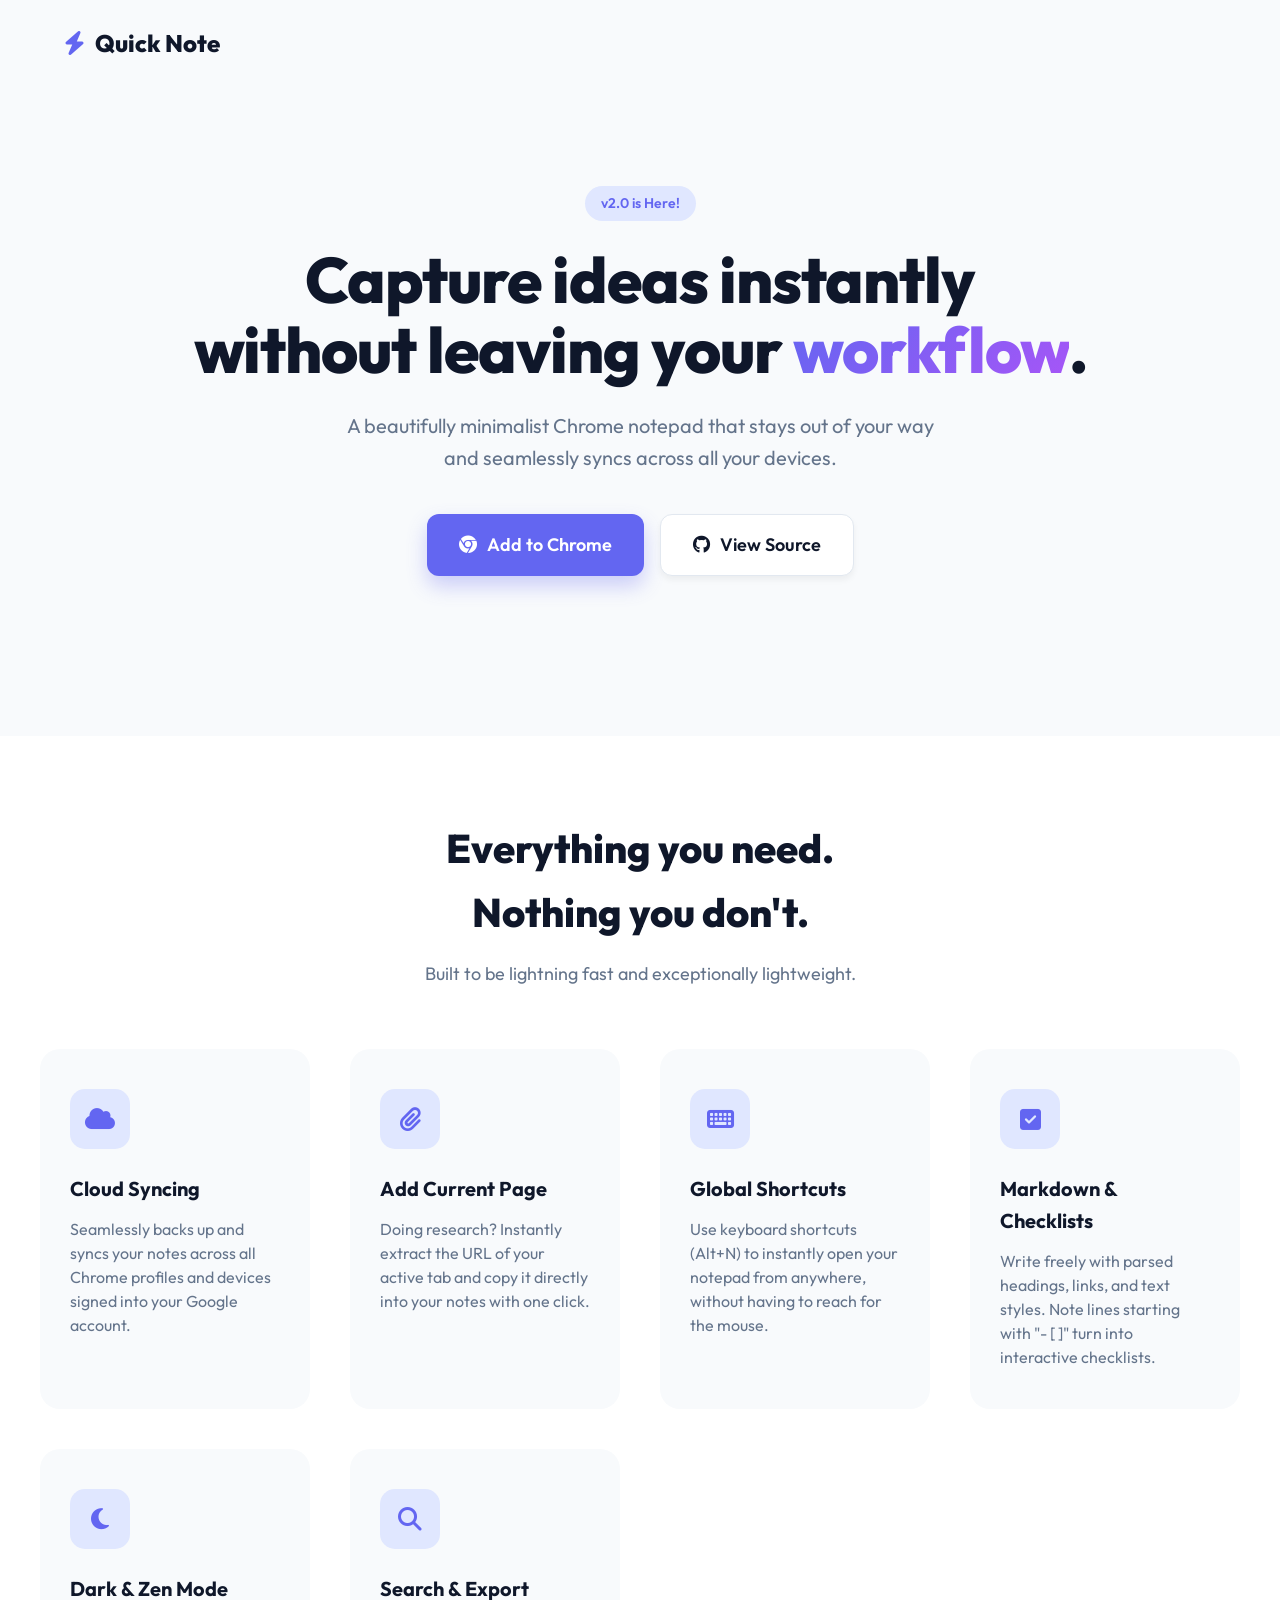
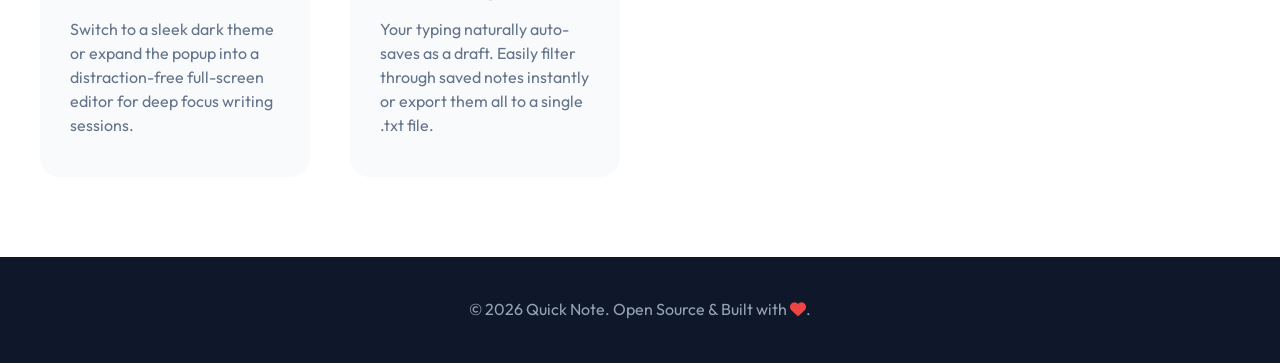
<file: index.html>
<!DOCTYPE html>
<html lang="en">
<head>
  <meta charset="UTF-8">
  <meta name="viewport" content="width=device-width, initial-scale=1.0">
  <title>Quick Note - The Minimalist Chrome Notepad</title>
  <link rel="icon" href="icon.png" type="image/png">
  <meta name="description" content="A minimalist Chrome notepad extension for quick note-taking and page capturing.">
  <meta name="keywords" content="chrome extension, notepad, notes, productivity, minimalist">
  <meta name="author" content="Quick Note Team">
  <!-- Open Graph / Facebook -->
  <meta property="og:type" content="website">
  <meta property="og:title" content="Quick Note - The Minimalist Chrome Notepad">
  <meta property="og:description" content="A minimalist Chrome notepad extension for quick note-taking and page capturing.">
  <meta property="og:image" content="icon.png">
  <meta property="og:url" content="https://chromewebstore.google.com/detail/hkonpiaajngddakphjgkkagmdohbndfm">
  <!-- Twitter -->
  <meta property="twitter:card" content="summary_large_image">
  <meta property="twitter:title" content="Quick Note - The Minimalist Chrome Notepad">
  <meta property="twitter:description" content="A minimalist Chrome notepad extension for quick note-taking and page capturing.">
  <meta property="twitter:image" content="icon.png">
  <link rel="canonical" href="https://chromewebstore.google.com/detail/hkonpiaajngddakphjgkkagmdohbndfm">
  <meta name="robots" content="index, follow">
  <meta name="theme-color" content="#6366f1">
  <meta property="og:site_name" content="Quick Note">
  <meta property="twitter:site" content="@quicknoteapp">
  <script type="application/ld+json">
  {
    "@context": "https://schema.org",
    "@type": "SoftwareApplication",
    "name": "Quick Note",
    "description": "A minimalist Chrome notepad extension for quick note-taking and page capturing.",
    "url": "https://chromewebstore.google.com/detail/hkonpiaajngddakphjgkkagmdohbndfm",
    "image": "icon.png",
    "author": {
      "@type": "Person",
      "name": "Quick Note Team"
    },
    "operatingSystem": "Chrome",
    "applicationCategory": "ProductivityApplication"
  }
  </script>
  <link rel="stylesheet" href="https://cdnjs.cloudflare.com/ajax/libs/font-awesome/6.4.0/css/all.min.css" integrity="sha512-iecdLmaskl7CVkqkXNQ/ZH/XLlvWZOJyj7Yy7tcenmpD1ypASozpmT/E0iPtmFIB46ZmdtAc9eNBvH0H/ZpiBw==" crossorigin="anonymous" referrerpolicy="no-referrer" />
  <link href="https://fonts.googleapis.com/css2?family=Outfit:wght@300;400;500;600;700;800&display=swap" rel="stylesheet">
  <style>
    :root {
      --primary: #6366f1;
      --primary-hover: #4f46e5;
      --secondary: #f8fafc;
      --text-main: #0f172a;
      --text-muted: #64748b;
      --bg: #ffffff;
      --accent: #e0e7ff;
    }
    
    * {
      margin: 0;
      padding: 0;
      box-sizing: border-box;
      font-family: 'Outfit', sans-serif;
    }

    body {
      background-color: var(--secondary);
      color: var(--text-main);
      line-height: 1.6;
      overflow-x: hidden;
    }

    /* Navigation */
    nav {
      max-width: 1200px;
      margin: 0 auto;
      padding: 24px;
      display: flex;
      justify-content: space-between;
      align-items: center;
    }

    .logo {
      font-size: 24px;
      font-weight: 800;
      display: flex;
      align-items: center;
      gap: 10px;
      color: var(--text-main);
      text-decoration: none;
    }

    .logo i {
      color: var(--primary);
    }

    /* Hero Section */
    .hero {
      max-width: 1200px;
      margin: 60px auto;
      padding: 40px 24px;
      text-align: center;
    }

    .hero-label {
      display: inline-block;
      padding: 6px 16px;
      background-color: var(--accent);
      color: var(--primary);
      border-radius: 30px;
      font-weight: 600;
      font-size: 14px;
      margin-bottom: 24px;
    }

    .hero h1 {
      font-size: 64px;
      font-weight: 800;
      line-height: 1.1;
      margin-bottom: 24px;
      letter-spacing: -1px;
    }

    .hero h1 span {
      background: linear-gradient(135deg, #6366f1, #a855f7);
      -webkit-background-clip: text;
      -webkit-text-fill-color: transparent;
    }

    .hero p {
      font-size: 20px;
      color: var(--text-muted);
      max-width: 600px;
      margin: 0 auto 40px auto;
    }

    .cta-container {
      display: flex;
      gap: 16px;
      justify-content: center;
      margin-bottom: 60px;
    }

    .btn {
      display: inline-flex;
      align-items: center;
      gap: 10px;
      padding: 16px 32px;
      border-radius: 12px;
      font-size: 18px;
      font-weight: 600;
      text-decoration: none;
      transition: all 0.3s;
    }

    .btn-primary {
      background-color: var(--primary);
      color: white;
      box-shadow: 0 10px 20px rgba(99, 102, 241, 0.3);
    }

    .btn-primary:hover {
      background-color: var(--primary-hover);
      transform: translateY(-2px);
      box-shadow: 0 15px 25px rgba(99, 102, 241, 0.4);
    }

    .btn-secondary {
      background-color: white;
      color: var(--text-main);
      border: 1px solid #e2e8f0;
      box-shadow: 0 4px 6px rgba(0, 0, 0, 0.05);
    }

    .btn-secondary:hover {
      background-color: #f1f5f9;
      transform: translateY(-2px);
    }

    /* App Preview Mockup Container */
    .preview-container {
      max-width: 800px;
      margin: 0 auto 100px auto;
      background: white;
      border-radius: 20px;
      padding: 30px;
      box-shadow: 0 25px 50px -12px rgba(0, 0, 0, 0.1);
      border: 1px solid #e2e8f0;
      /* Just a stylistic representation of the extension */
      text-align: left;
      position: relative;
    }

    .preview-header {
      display: flex;
      gap: 8px;
      margin-bottom: 20px;
    }

    .dot {
      width: 12px;
      height: 12px;
      border-radius: 50%;
      background-color: #e2e8f0;
    }

    .dot:nth-child(1) { background-color: #ef4444; }
    .dot:nth-child(2) { background-color: #f59e0b; }
    .dot:nth-child(3) { background-color: #10b981; }

    /* Features Grid */
    .features-section {
      background-color: var(--bg);
      padding: 80px 24px;
    }

    .features-header {
      text-align: center;
      margin-bottom: 60px;
    }

    .features-header h2 {
      font-size: 40px;
      font-weight: 800;
      margin-bottom: 16px;
    }

    .features-grid {
      max-width: 1200px;
      margin: 0 auto;
      display: grid;
      grid-template-columns: repeat(auto-fit, minmax(250px, 1fr));
      gap: 40px;
    }

    .feature-card {
      background-color: var(--secondary);
      padding: 40px 30px;
      border-radius: 20px;
      transition: transform 0.3s;
    }

    .feature-card:hover {
      transform: translateY(-5px);
    }

    .feature-icon {
      width: 60px;
      height: 60px;
      background-color: var(--accent);
      color: var(--primary);
      border-radius: 15px;
      display: flex;
      align-items: center;
      justify-content: center;
      font-size: 24px;
      margin-bottom: 24px;
    }

    .feature-card h3 {
      font-size: 20px;
      margin-bottom: 12px;
      font-weight: 700;
    }

    .feature-card p {
      color: var(--text-muted);
      line-height: 1.5;
    }

    /* Footer */
    footer {
      background-color: var(--text-main);
      color: white;
      padding: 40px 24px;
      text-align: center;
    }

    footer p {
      color: #94a3b8;
    }

    @media (max-width: 768px) {
      .hero h1 { font-size: 48px; }
      .cta-container { flex-direction: column; }
    }
  </style>
</head>
<body>

  <!-- Navigation -->
  <nav>
    <a href="#" class="logo"><i class="fas fa-bolt"></i> Quick Note</a>
    <!-- Optional: Add navigation links like Help, Contact, etc here later -->
  </nav>

  <!-- Hero Section -->
  <section class="hero">
    <div class="hero-label">v2.0 is Here!</div>
    <h1>Capture ideas instantly <br>without leaving your <span>workflow</span>.</h1>
    <p>A beautifully minimalist Chrome notepad that stays out of your way and seamlessly syncs across all your devices.</p>
    
    <div class="cta-container">
      <a href="https://chromewebstore.google.com/detail/hkonpiaajngddakphjgkkagmdohbndfm" class="btn btn-primary" id="chromeStoreBtn">
        <i class="fab fa-chrome"></i> Add to Chrome
      </a>
      <a href="https://github.com/shubhamashish33/quick-note" target="_blank" class="btn btn-secondary">
        <i class="fab fa-github"></i> View Source
      </a>
    </div>
  </section>

  <!-- Features Overlay -->
  <section class="features-section">
    <div class="features-header">
      <h2>Everything you need. <br>Nothing you don't.</h2>
      <p style="color: var(--text-muted); font-size: 18px;">Built to be lightning fast and exceptionally lightweight.</p>
    </div>
    
    <div class="features-grid">
      <!-- Feature 1 -->
      <div class="feature-card">
        <div class="feature-icon"><i class="fas fa-cloud"></i></div>
        <h3>Cloud Syncing</h3>
        <p>Seamlessly backs up and syncs your notes across all Chrome profiles and devices signed into your Google account.</p>
      </div>

      <!-- Feature 2 -->
      <div class="feature-card">
        <div class="feature-icon"><i class="fas fa-paperclip"></i></div>
        <h3>Add Current Page</h3>
        <p>Doing research? Instantly extract the URL of your active tab and copy it directly into your notes with one click.</p>
      </div>

      <!-- Feature 3 -->
      <div class="feature-card">
        <div class="feature-icon"><i class="fas fa-keyboard"></i></div>
        <h3>Global Shortcuts</h3>
        <p>Use keyboard shortcuts (Alt+N) to instantly open your notepad from anywhere, without having to reach for the mouse.</p>
      </div>

       <!-- Feature 4 -->
      <div class="feature-card">
        <div class="feature-icon"><i class="fas fa-check-square"></i></div>
        <h3>Markdown & Checklists</h3>
        <p>Write freely with parsed headings, links, and text styles. Note lines starting with "- [ ]" turn into interactive checklists.</p>
      </div>

      <!-- Feature 5 -->
      <div class="feature-card">
        <div class="feature-icon"><i class="fas fa-moon"></i></div>
        <h3>Dark & Zen Mode</h3>
        <p>Switch to a sleek dark theme or expand the popup into a distraction-free full-screen editor for deep focus writing sessions.</p>
      </div>

      <!-- Feature 6 -->
      <div class="feature-card">
        <div class="feature-icon"><i class="fas fa-search"></i></div>
        <h3>Search & Export</h3>
        <p>Your typing naturally auto-saves as a draft. Easily filter through saved notes instantly or export them all to a single .txt file.</p>
      </div>
    </div>
  </section>

  <!-- Footer -->
  <footer>
    <p>&copy; 2026 Quick Note. Open Source & Built with <i class="fas fa-heart" style="color: #ef4444;"></i>.</p>
  </footer>

  <script>
    // Optional Script: You can set up a nice alert on the Chrome Store button until the link is ready.
    document.getElementById('chromeStoreBtn').addEventListener('click', function(e) {
      if(this.getAttribute('href') === '#') {
        e.preventDefault();
        alert("Quick Note is currently under review by the Chrome Web Store. Please check back soon or download it directly from GitHub!");
      }
    });
  </script>
</body>
</html>
</file>
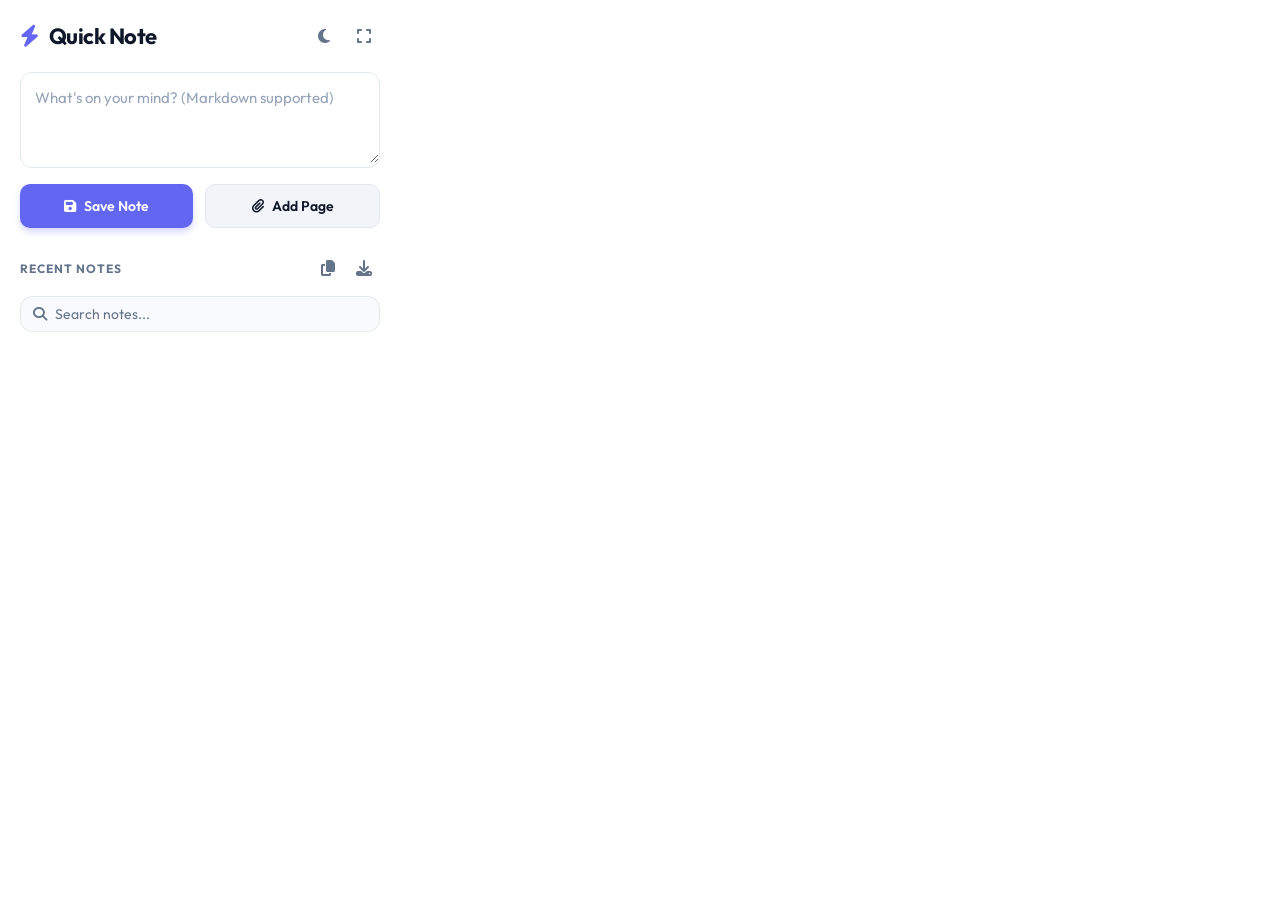
<file: popup.html>
<!DOCTYPE html>
<html lang="en">
<head>
  <meta charset="UTF-8">
  <title>Quick Note</title>
  <link rel="stylesheet" href="style.css" />
  <link rel="stylesheet" href="https://cdnjs.cloudflare.com/ajax/libs/font-awesome/6.4.0/css/all.min.css"
    integrity="sha512-iecdLmaskl7CVkqkXNQ/ZH/XLlvWZOJyj7Yy7tcenmpD1ypASozpmT/E0iPtmFIB46ZmdtAc9eNBvH0H/ZpiBw=="
    crossorigin="anonymous" referrerpolicy="no-referrer" />
</head>
<body>
  <div class="success-message" id="success-message">
    <i class="fas fa-check-circle"></i> <span id="success-text">Notes Copied Successfully</span>
    <button id="success-action" class="toast-action" type="button"></button>
  </div>
  
  <header>
    <h1><i class="fas fa-bolt" style="color: #6366f1;"></i> Quick Note</h1>
    <div class="header-actions">
      <button id="darkModeToggle" class="icon-btn" title="Toggle Dark Mode"><i class="fas fa-moon"></i></button>
      <button id="zenModeButton" class="icon-btn" title="Zen Mode"><i class="fas fa-expand"></i></button>
    </div>
  </header>

  <div class="content">
    <div class="input-container">
      <textarea id="noteInput" placeholder="What's on your mind? (Markdown supported)"></textarea>
    </div>
    
    <div class="action-buttons">
      <button class="btn btn-primary" id="saveButton">
        <i class="fas fa-save"></i> Save Note
      </button>
      <button class="btn btn-secondary" id="capturePageButton">
        <i class="fas fa-paperclip"></i> Add Page
      </button>
    </div>
  </div>
  
  <div class="show-task">
    <div class="section-header">
      <div class="section-title">Recent Notes</div>
      <div class="list-actions">
        <button id="copyAllButton" class="icon-btn" title="Copy All"><i class="fas fa-copy"></i></button>
        <button id="exportButton" class="icon-btn" title="Export to .txt"><i class="fas fa-download"></i></button>
      </div>
    </div>
    <div class="search-container">
      <i class="fas fa-search search-icon"></i>
      <input type="text" id="searchInput" placeholder="Search notes...">
    </div>
    <div class="show-content" id="notesList"></div>
  </div>

  <div class="edit-modal" id="editModal">
    <div class="edit-overlay" id="editOverlay"></div>
    <div class="edit-modal-content">
      <div class="edit-modal-header">
        <h2>Edit Note</h2>
        <button class="close-btn" id="closeEditModal" title="Close editor" aria-label="Close editor"><i class="fas fa-times"></i></button>
      </div>
      <textarea id="editNoteInput" placeholder="Edit your note..."></textarea>
      <div class="edit-modal-actions">
        <button class="btn btn-secondary" id="cancelEditButton">Cancel</button>
        <button class="btn btn-primary" id="saveEditButton">Save</button>
      </div>
    </div>
  </div>

  <script src="./popup.js"></script>
</body>
</html>
</file>
<file: style.css>
@import url('https://fonts.googleapis.com/css2?family=Outfit:wght@300;400;500;600;700&display=swap');

:root {
  --primary: #6366f1;
  --primary-hover: #4f46e5;
  --secondary: #f1f5f9;
  --secondary-hover: #e2e8f0;
  --bg: #ffffff;
  --bg-alt: #f8fafc;
  --text-main: #0f172a;
  --text-muted: #64748b;
  --danger: #ef4444;
  --danger-hover: #dc2626;
  --border: #e2e8f0;
  --shadow-sm: 0 1px 2px 0 rgb(0 0 0 / 0.05);
  --shadow-md: 0 4px 6px -1px rgb(0 0 0 / 0.1), 0 2px 4px -2px rgb(0 0 0 / 0.1);
  --radius: 12px;
}

body.dark-mode {
  --primary: #818cf8;
  --primary-hover: #6366f1;
  --secondary: #1e293b;
  --secondary-hover: #334155;
  --bg: #0f172a;
  --bg-alt: #1e293b;
  --text-main: #f8fafc;
  --text-muted: #94a3b8;
  --border: #334155;
  color-scheme: dark;
}

* {
  margin: 0;
  padding: 0;
  box-sizing: border-box;
  font-family: 'Outfit', sans-serif;
}


body {
  width: 400px;
  background-color: var(--bg);
  color: var(--text-main);
  padding: 20px;
  transition: background-color 0.3s, color 0.3s;
}

body.zen-mode {
  width: 100vw;
  height: 100%;
  min-height: 100vh;
  margin: 0;
  padding: 40px;
  display: flex;
  flex-direction: column;
  align-items: center;
}

body.zen-mode .content, body.zen-mode .show-task, body.zen-mode header {
  width: 100%;
  max-width: 800px;
}

body.zen-mode textarea {
  min-height: 400px;
  font-size: 18px;
}

body.zen-mode .show-task {
  margin-top: 40px;
}

body.zen-mode #capturePageButton {
  display: none;
}

header {
  display: flex;
  align-items: center;
  justify-content: space-between;
  margin-bottom: 20px;
}

h1 {
  font-size: 22px;
  font-weight: 700;
  color: var(--text-main);
  display: flex;
  align-items: center;
  gap: 10px;
  letter-spacing: -0.5px;
}

.header-actions {
  display: flex;
  gap: 8px;
}

.icon-btn {
  background: transparent;
  border: none;
  width: 32px;
  height: 32px;
  border-radius: 8px;
  cursor: pointer;
  color: var(--text-muted);
  display: flex;
  align-items: center;
  justify-content: center;
  transition: all 0.2s;
  font-size: 16px;
}

.icon-btn:hover {
  background-color: var(--secondary-hover);
  color: var(--text-main);
}

.input-container {
  border: 1px solid var(--border);
  border-radius: var(--radius);
  overflow: hidden;
  margin-bottom: 16px;
  transition: border-color 0.2s, box-shadow 0.2s;
  background-color: var(--bg);
}

.input-container:focus-within {
  border-color: var(--primary);
  box-shadow: 0 0 0 3px rgba(99, 102, 241, 0.15);
}

textarea {
  width: 100%;
  border: none;
  resize: vertical;
  min-height: 90px;
  padding: 14px;
  font-size: 15px;
  line-height: 1.5;
  color: var(--text-main);
  background: transparent;
  outline: none;
}

textarea::placeholder {
  color: #94a3b8;
}

.action-buttons {
  display: flex;
  gap: 12px;
  margin-bottom: 24px;
}

.btn {
  flex: 1;
  display: flex;
  align-items: center;
  justify-content: center;
  gap: 8px;
  padding: 12px 16px;
  border-radius: 10px;
  font-size: 14px;
  font-weight: 600;
  cursor: pointer;
  transition: all 0.2s cubic-bezier(0.4, 0, 0.2, 1);
  border: none;
}

.btn-primary {
  background-color: var(--primary);
  color: white;
  box-shadow: 0 4px 6px rgba(99, 102, 241, 0.25);
}

.btn-primary:hover {
  background-color: var(--primary-hover);
  transform: translateY(-1px);
  box-shadow: 0 6px 8px rgba(99, 102, 241, 0.3);
}

.btn-primary:active {
  transform: translateY(1px);
}

.btn-secondary {
  background-color: var(--secondary);
  color: var(--text-main);
  border: 1px solid var(--border);
}

.btn-secondary:hover {
  background-color: var(--secondary-hover);
  transform: translateY(-1px);
}

.btn-secondary:active {
  transform: translateY(1px);
}

.section-header {
  display: flex;
  justify-content: space-between;
  align-items: center;
  margin-bottom: 12px;
}

.section-title {
  font-size: 12px;
  font-weight: 700;
  color: var(--text-muted);
  text-transform: uppercase;
  letter-spacing: 1px;
}

.list-actions {
  display: flex;
  gap: 4px;
}

.search-container {
  display: flex;
  align-items: center;
  background-color: var(--bg-alt);
  border: 1px solid var(--border);
  border-radius: var(--radius);
  padding: 8px 12px;
  margin-bottom: 16px;
  transition: all 0.2s;
}

.search-container:focus-within {
  border-color: var(--primary);
  box-shadow: 0 0 0 3px rgba(99, 102, 241, 0.15);
}

.search-icon {
  color: var(--text-muted);
  margin-right: 8px;
  font-size: 14px;
}

#searchInput {
  border: none;
  background: transparent;
  width: 100%;
  color: var(--text-main);
  outline: none;
  font-size: 14px;
}

#searchInput::placeholder {
  color: var(--text-muted);
}

.show-content {
  display: flex;
  flex-direction: column;
  gap: 12px;
}

.note {
  background-color: var(--bg);
  border: 1px solid var(--border);
  border-radius: var(--radius);
  padding: 14px;
  display: flex;
  flex-direction: column;
  gap: 14px;
  box-shadow: var(--shadow-sm);
  transition: transform 0.2s, box-shadow 0.2s, border-color 0.2s;
  word-break: break-word; /* Allows long links to break */
}

.note.pinned {
  border-color: rgba(99, 102, 241, 0.45);
}

.note:hover {
  box-shadow: var(--shadow-md);
  transform: translateY(-2px);
  border-color: var(--primary);
}

.note-content {
  font-size: 15px;
  line-height: 1.6;
  color: var(--text-main);
  white-space: pre-wrap; /* Preserves newlines from textarea */
  max-height: 70px;
  overflow: hidden;
}

.note-content a {
  color: var(--primary);
  text-decoration: none;
}

.note-meta {
  color: var(--text-muted);
  font-size: 11px;
  line-height: 1.3;
}

/* Markdown typography */
.note-content strong, .note-content b { font-weight: 700; }
.note-content em, .note-content i { font-style: italic; }
.note-content h1, .note-content h2, .note-content h3 {
  margin: 12px 0 6px 0;
  font-weight: 700;
  line-height: 1.2;
}
.note-content h1:first-child, .note-content h2:first-child, .note-content h3:first-child { margin-top: 0; }
.note-content h1 { font-size: 1.25em; }
.note-content h2 { font-size: 1.15em; }
.note-content h3 { font-size: 1.05em; }
.note-content ul { margin-left: 20px; margin-bottom: 8px; }
.note-content li { margin-bottom: 4px; }

/* Smart Checklists */
.markdown-checklist { margin: 4px 0; padding-left: 0; list-style: none; }
.checklist-item {
  display: flex;
  align-items: flex-start;
  gap: 8px;
  margin-bottom: 6px;
}
.checklist-checkbox {
  margin-top: 4px;
  cursor: pointer;
  accent-color: var(--primary);
  width: 16px;
  height: 16px;
}
.checklist-item.completed span {
  text-decoration: line-through;
  color: var(--text-muted);
}

.note-btn-group {
  display: flex;
  align-items: center;
  justify-content: flex-end;
  gap: 8px;
  border-top: 1px dashed var(--border);
  padding-top: 12px;
}

.note-icon-action {
  background: transparent;
  border: none;
  color: #94a3b8;
  cursor: pointer;
  padding: 6px 8px;
  border-radius: 6px;
  transition: all 0.2s;
  font-size: 14px;
}

.note-icon-action:hover,
.note-icon-action.active {
  color: var(--primary);
  background-color: var(--secondary);
}

.copy-button {
  background-color: var(--secondary);
  color: var(--text-main);
  border: none;
  padding: 6px 14px;
  border-radius: 6px;
  font-size: 13px;
  font-weight: 600;
  cursor: pointer;
  transition: all 0.2s;
}

.copy-button:hover {
  background-color: var(--secondary-hover);
}

.remove-icon {
  color: #94a3b8;
  cursor: pointer;
  padding: 6px 8px;
  border-radius: 6px;
  transition: all 0.2s;
  margin-right: auto; /* Pushes copy right */
  font-size: 14px;
}

.remove-icon:hover {
  color: var(--danger);
  background-color: #fee2e2;
}


/* Success Message */
.success-message {
  display: none;
  position: fixed;
  top: 16px;
  left: 50%;
  transform: translateX(-50%);
  background-color: #10b981;
  color: white;
  padding: 12px 20px;
  border-radius: 30px;
  font-size: 14px;
  font-weight: 600;
  z-index: 50;
  box-shadow: 0 10px 15px -3px rgba(16, 185, 129, 0.3), 0 4px 6px -2px rgba(16, 185, 129, 0.15);
  animation: slideDown 0.4s cubic-bezier(0.175, 0.885, 0.32, 1.275) forwards;
  /* Make sure JS setting block doesn't break alignment */
  text-align: center;
}

.success-message i {
  margin-right: 6px;
}

.toast-action {
  display: none;
  align-items: center;
  border: none;
  background: rgba(255, 255, 255, 0.2);
  color: white;
  border-radius: 999px;
  cursor: pointer;
  font-size: 12px;
  font-weight: 700;
  margin-left: 10px;
  padding: 4px 10px;
}

.toast-action:hover {
  background: rgba(255, 255, 255, 0.3);
}

@keyframes slideDown {
  from { top: -40px; opacity: 0; transform: translateX(-50%) scale(0.9); }
  to { top: 16px; opacity: 1; transform: translateX(-50%) scale(1); }
}

/* Hide scrollbar for a cleaner look */
::-webkit-scrollbar {
  width: 6px;
}
::-webkit-scrollbar-track {
  background: transparent;
}
::-webkit-scrollbar-thumb {
  background: #cbd5e1;
  border-radius: 10px;
}
::-webkit-scrollbar-thumb:hover {
  background: #94a3b8;
}

/* Edit Modal */
.edit-modal {
  display: none;
  position: fixed;
  top: 0;
  left: 0;
  width: 100%;
  height: 100%;
  z-index: 100;
}

.edit-modal.active {
  display: flex;
  align-items: center;
  justify-content: center;
}

.edit-overlay {
  position: absolute;
  top: 0;
  left: 0;
  width: 100%;
  height: 100%;
  background-color: rgba(0, 0, 0, 0.5);
  cursor: pointer;
}

.edit-modal-content {
  position: relative;
  background-color: var(--bg);
  border-radius: var(--radius);
  box-shadow: 0 20px 25px -5px rgba(0, 0, 0, 0.3);
  width: 90%;
  max-width: 600px;
  display: flex;
  flex-direction: column;
  gap: 16px;
  padding: 24px;
}

.edit-modal-header {
  display: flex;
  justify-content: space-between;
  align-items: center;
}

.edit-modal-header h2 {
  font-size: 20px;
  font-weight: 700;
  color: var(--text-main);
  margin: 0;
}

.close-btn {
  background: transparent;
  border: none;
  font-size: 24px;
  color: var(--text-muted);
  cursor: pointer;
  padding: 0;
  width: 32px;
  height: 32px;
  display: flex;
  align-items: center;
  justify-content: center;
  transition: all 0.2s;
  border-radius: 6px;
}

.close-btn:hover {
  background-color: var(--secondary-hover);
  color: var(--text-main);
}

#editNoteInput {
  border: 1px solid var(--border);
  border-radius: 10px;
  padding: 14px;
  font-size: 15px;
  line-height: 1.5;
  color: var(--text-main);
  background: var(--bg);
  min-height: 300px;
  resize: vertical;
  font-family: 'Outfit', sans-serif;
  outline: none;
}

#editNoteInput:focus {
  border-color: var(--primary);
  box-shadow: 0 0 0 3px rgba(99, 102, 241, 0.15);
}

.edit-modal-actions {
  display: flex;
  gap: 12px;
  justify-content: flex-end;
}

.edit-modal-actions .btn {
  flex: 0 1 auto;
  min-width: 100px;
}

.note-edit-textarea {
  width: 100%;
  border: 1px solid var(--primary);
  border-radius: 10px;
  padding: 12px;
  font-size: 15px;
  line-height: 1.5;
  color: var(--text-main);
  background: var(--bg-alt);
  min-height: 200px;
  resize: vertical;
  font-family: 'Outfit', sans-serif;
  outline: none;
  box-shadow: 0 0 0 3px rgba(99, 102, 241, 0.15);
}
</file>
